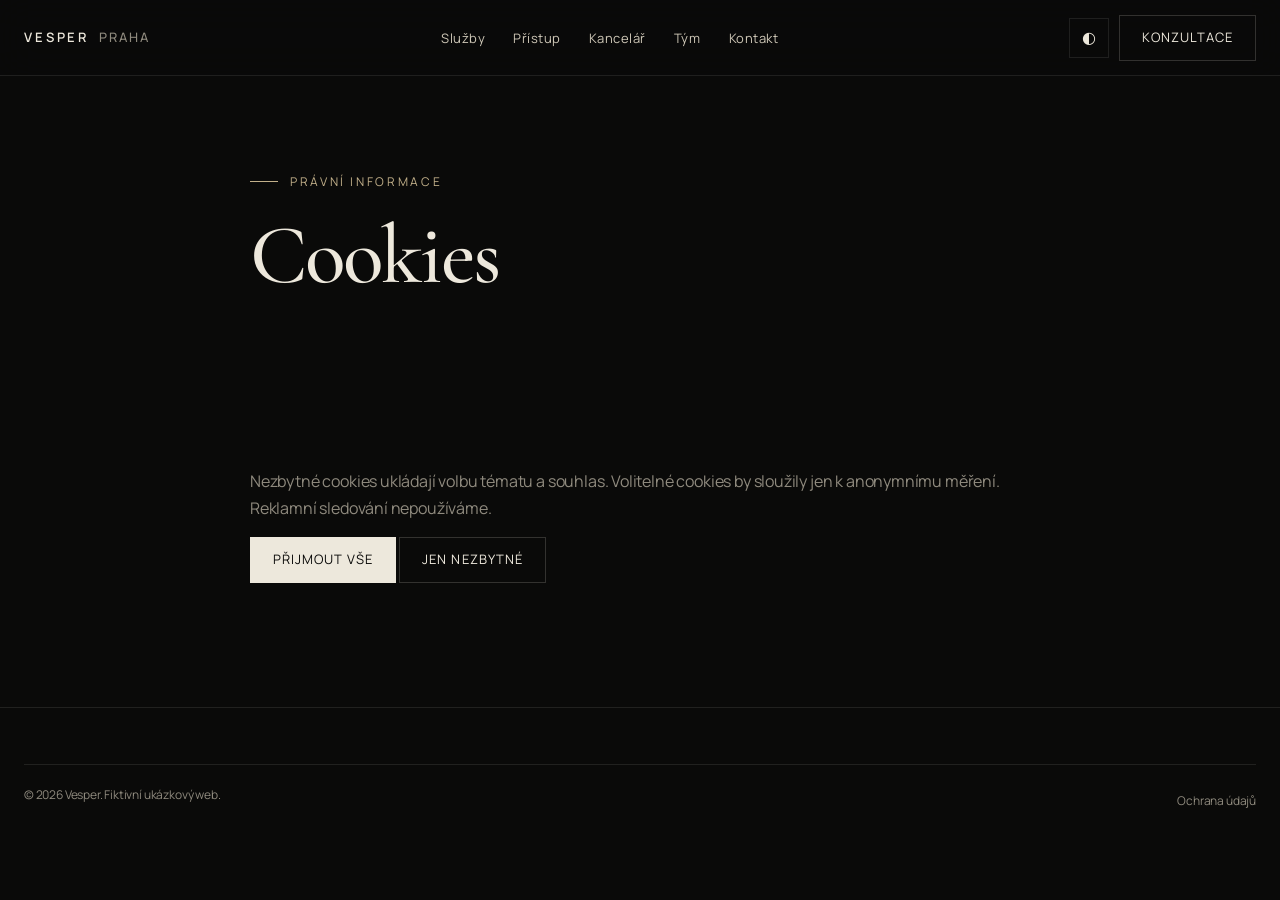
<file: cookies.html>
<!DOCTYPE html>
<html lang="cs" data-theme="dark">
<head>
  <meta charset="utf-8">
  <meta name="viewport" content="width=device-width, initial-scale=1">
  <title>Cookies — Vesper</title>
  <meta name="description" content="Informace o cookies na webu kanceláře Vesper.">
  <link rel="icon" href="./favicon.svg" type="image/svg+xml">
  <link rel="preconnect" href="https://fonts.googleapis.com">
  <link rel="preconnect" href="https://fonts.gstatic.com" crossorigin>
  <link href="https://fonts.googleapis.com/css2?family=Cormorant+Garamond:ital,wght@0,500;0,600;1,500&family=Manrope:wght@400;500;600&display=swap" rel="stylesheet">
  <link rel="stylesheet" href="./css/styles.css">
</head>
<body>
  <a class="skip" href="#obsah">Přeskočit na obsah</a>
  <header class="site-header"><nav class="nav" aria-label="Hlavní">
    <a class="logo" href="./index.html">Vesper <span>Praha</span></a>
    <ul class="nav-links">
      <li><a href="./sluzby.html">Služby</a></li>
      <li><a href="./pristup.html">Přístup</a></li>
      <li><a href="./o-nas.html">Kancelář</a></li>
      <li><a href="./tym.html">Tým</a></li>
      <li><a href="./kontakt.html">Kontakt</a></li>
    </ul>
    <div class="nav-actions">
      <button class="icon-btn" type="button" data-theme-toggle aria-label="Přepnout režim">◐</button>
      <a class="btn" href="./kontakt.html">Konzultace</a>
      <button class="menu-btn" type="button" data-menu aria-expanded="false" aria-controls="mobile-menu">☰</button>
    </div>
  </nav></header>
  <div class="mobile-panel" id="mobile-menu" data-panel>
    <a href="./sluzby.html">Služby</a><a href="./pristup.html">Přístup</a><a href="./o-nas.html">Kancelář</a><a href="./tym.html">Tým</a><a href="./kontakt.html">Kontakt</a>
  </div>
  <main id="obsah">
    <header class="page-hero"><div class="wrap-narrow"><p class="eyebrow">Právní informace</p><h1>Cookies</h1></div></header>
    <section><div class="wrap-narrow">
      <p class="muted">Nezbytné cookies ukládají volbu tématu a souhlas. Volitelné cookies by sloužily jen k anonymnímu měření. Reklamní sledování nepoužíváme.</p>
      <p><button class="btn btn-solid" type="button" data-consent="all">Přijmout vše</button> <button class="btn" type="button" data-consent="necessary">Jen nezbytné</button></p>
    </div></section>
  </main>
  <footer class="site-footer"><div class="wrap legal-row"><span>© <span data-year>2026</span> Vesper. Fiktivní ukázkový web.</span><a href="./ochrana-osobnich-udaju.html">Ochrana údajů</a></div></footer>
  <script src="./js/app.js" defer></script>
</body></html>
</file>
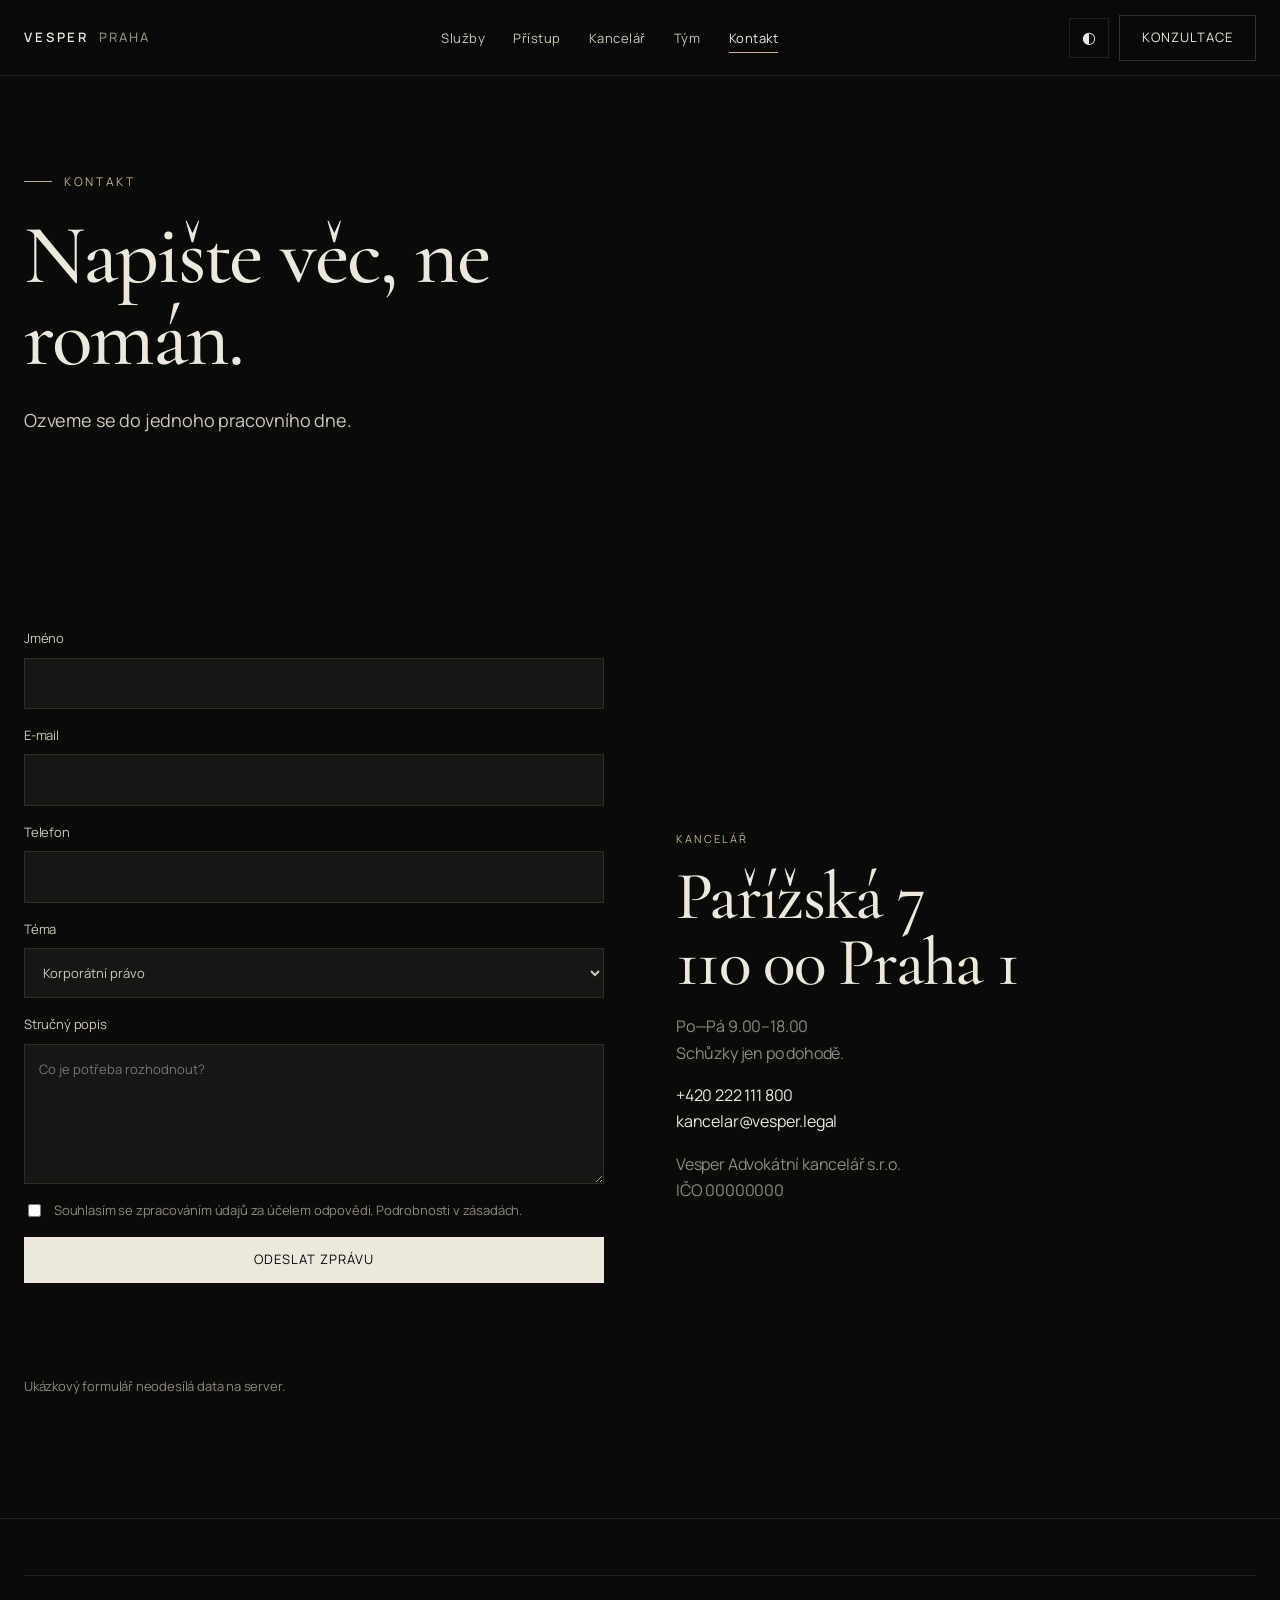
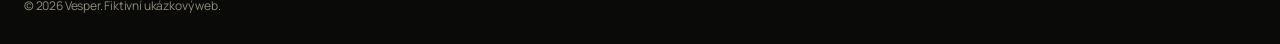
<file: kontakt.html>
<!DOCTYPE html>
<html lang="cs" data-theme="dark">
<head>
  <meta charset="utf-8">
  <meta name="viewport" content="width=device-width, initial-scale=1">
  <title>Kontakt — Vesper</title>
  <meta name="description" content="Napište kanceláři Vesper. Pařížská 7, Praha 1.">
  <link rel="icon" href="./favicon.svg" type="image/svg+xml">
  <link rel="preconnect" href="https://fonts.googleapis.com">
  <link rel="preconnect" href="https://fonts.gstatic.com" crossorigin>
  <link href="https://fonts.googleapis.com/css2?family=Cormorant+Garamond:ital,wght@0,500;0,600;1,500&family=Manrope:wght@400;500;600&display=swap" rel="stylesheet">
  <link rel="stylesheet" href="./css/styles.css">
</head>
<body>
  <a class="skip" href="#obsah">Přeskočit na obsah</a>
  <header class="site-header"><nav class="nav" aria-label="Hlavní">
    <a class="logo" href="./index.html">Vesper <span>Praha</span></a>
    <ul class="nav-links">
      <li><a href="./sluzby.html">Služby</a></li>
      <li><a href="./pristup.html">Přístup</a></li>
      <li><a href="./o-nas.html">Kancelář</a></li>
      <li><a href="./tym.html">Tým</a></li>
      <li><a href="./kontakt.html" aria-current="page">Kontakt</a></li>
    </ul>
    <div class="nav-actions">
      <button class="icon-btn" type="button" data-theme-toggle aria-label="Přepnout režim">◐</button>
      <a class="btn" href="./kontakt.html">Konzultace</a>
      <button class="menu-btn" type="button" data-menu aria-expanded="false">☰</button>
    </div>
  </nav></header>
  <div class="mobile-panel" data-panel>
    <a href="./sluzby.html">Služby</a><a href="./pristup.html">Přístup</a><a href="./o-nas.html">Kancelář</a><a href="./tym.html">Tým</a><a href="./kontakt.html">Kontakt</a>
  </div>
  <main id="obsah">
    <header class="page-hero"><div class="wrap"><p class="eyebrow reveal">Kontakt</p><h1 class="reveal reveal-d1">Napište věc, ne román.</h1><p class="lead reveal reveal-d2">Ozveme se do jednoho pracovního dne.</p></div></header>
    <section><div class="wrap split">
      <form data-consult-form class="js-reveal" novalidate>
        <label>Jméno <input name="name" type="text" autocomplete="name" required></label>
        <label>E-mail <input name="email" type="email" autocomplete="email" required></label>
        <label>Telefon <input name="phone" type="tel" autocomplete="tel"></label>
        <label>Téma <select name="topic"><option>Korporátní právo</option><option>Soudní spor</option><option>Nemovitosti</option><option>Soukromý majetek</option><option>Jiné</option></select></label>
        <label>Stručný popis <textarea name="message" required placeholder="Co je potřeba rozhodnout?"></textarea></label>
        <label class="check"><input name="gdpr" type="checkbox" required><span>Souhlasím se zpracováním údajů za účelem odpovědi. Podrobnosti v <a href="./ochrana-osobnich-udaju.html">zásadách</a>.</span></label>
        <button class="btn btn-solid" type="submit">Odeslat zprávu</button>
        <p class="form-status" data-form-status role="status"></p>
        <p class="form-note">Ukázkový formulář neodesílá data na server.</p>
      </form>
      <div class="js-reveal">
        <p class="kicker">Kancelář</p>
        <h2>Pařížská 7<br>110 00 Praha 1</h2>
        <p class="muted">Po—Pá 9.00–18.00<br>Schůzky jen po dohodě.</p>
        <p><a href="tel:+420222111800">+420 222 111 800</a><br><a href="mailto:kancelar@vesper.legal">kancelar@vesper.legal</a></p>
        <p class="muted">Vesper Advokátní kancelář s.r.o.<br>IČO 00000000</p>
      </div>
    </div></section>
  </main>
  <footer class="site-footer"><div class="wrap legal-row"><span>© <span data-year>2026</span> Vesper. Fiktivní ukázkový web.</span></div></footer>
  <script src="./js/app.js" defer></script>
</body></html>
</file>
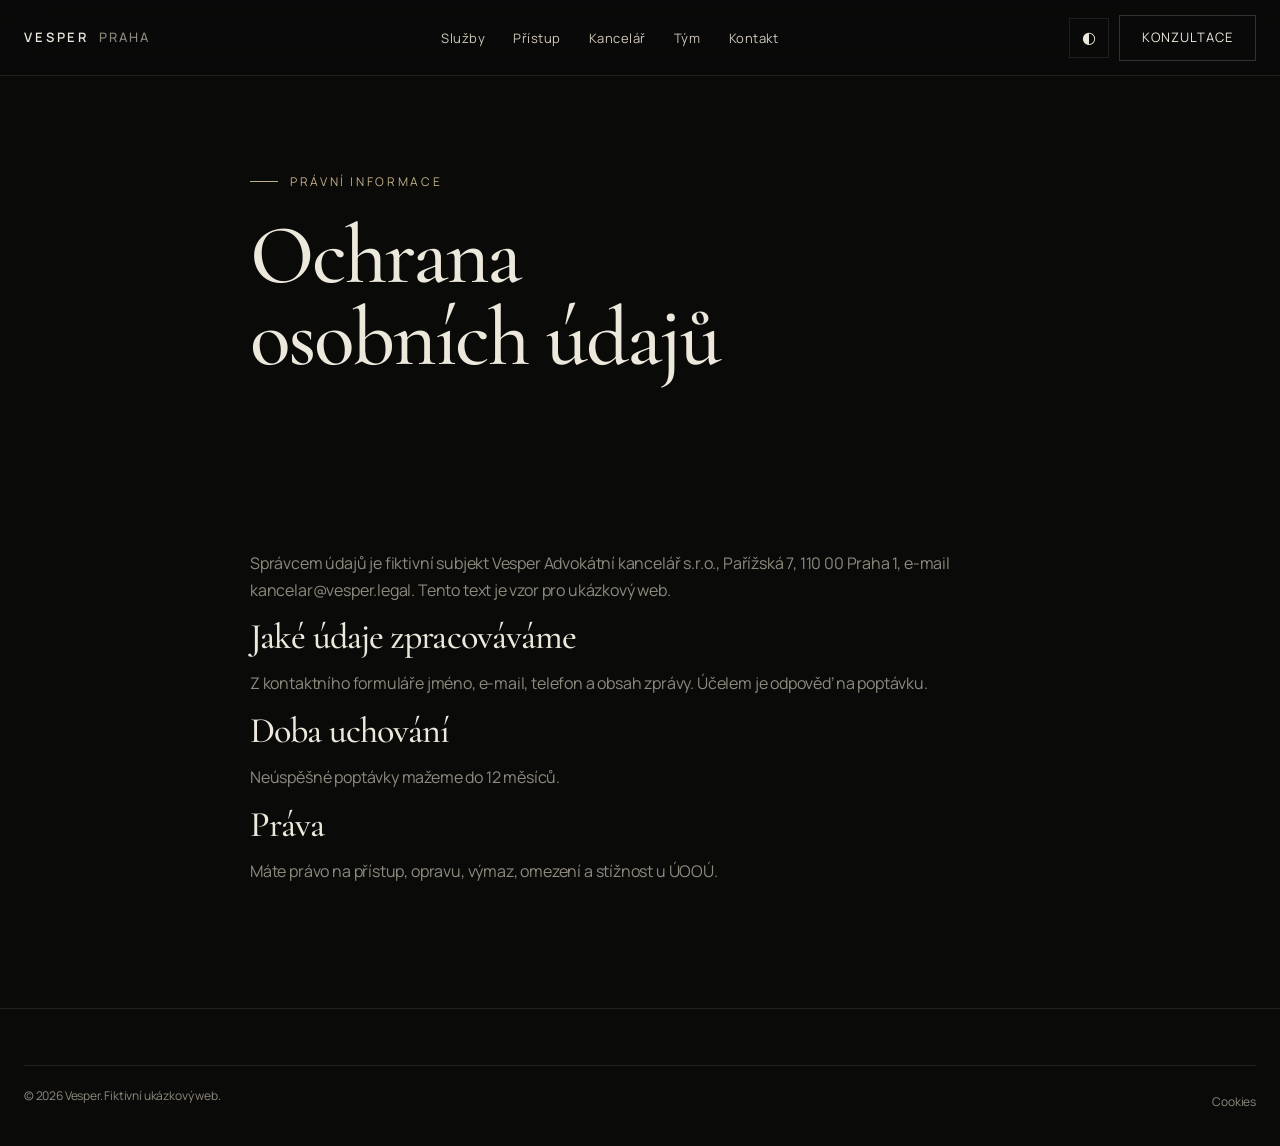
<file: ochrana-osobnich-udaju.html>
<!DOCTYPE html>
<html lang="cs" data-theme="dark">
<head>
  <meta charset="utf-8">
  <meta name="viewport" content="width=device-width, initial-scale=1">
  <title>Ochrana osobních údajů — Vesper</title>
  <meta name="description" content="Zásady zpracování osobních údajů kanceláře Vesper.">
  <link rel="icon" href="./favicon.svg" type="image/svg+xml">
  <link rel="preconnect" href="https://fonts.googleapis.com">
  <link rel="preconnect" href="https://fonts.gstatic.com" crossorigin>
  <link href="https://fonts.googleapis.com/css2?family=Cormorant+Garamond:ital,wght@0,500;0,600;1,500&family=Manrope:wght@400;500;600&display=swap" rel="stylesheet">
  <link rel="stylesheet" href="./css/styles.css">
</head>
<body>
  <a class="skip" href="#obsah">Přeskočit na obsah</a>
  <header class="site-header"><nav class="nav" aria-label="Hlavní">
    <a class="logo" href="./index.html">Vesper <span>Praha</span></a>
    <ul class="nav-links">
      <li><a href="./sluzby.html">Služby</a></li>
      <li><a href="./pristup.html">Přístup</a></li>
      <li><a href="./o-nas.html">Kancelář</a></li>
      <li><a href="./tym.html">Tým</a></li>
      <li><a href="./kontakt.html">Kontakt</a></li>
    </ul>
    <div class="nav-actions">
      <button class="icon-btn" type="button" data-theme-toggle aria-label="Přepnout režim">◐</button>
      <a class="btn" href="./kontakt.html">Konzultace</a>
      <button class="menu-btn" type="button" data-menu aria-expanded="false">☰</button>
    </div>
  </nav></header>
  <div class="mobile-panel" data-panel>
    <a href="./sluzby.html">Služby</a><a href="./pristup.html">Přístup</a><a href="./o-nas.html">Kancelář</a><a href="./tym.html">Tým</a><a href="./kontakt.html">Kontakt</a>
  </div>
  <main id="obsah">
    <header class="page-hero"><div class="wrap-narrow"><p class="eyebrow">Právní informace</p><h1>Ochrana osobních údajů</h1></div></header>
    <section><div class="wrap-narrow">
      <p class="muted">Správcem údajů je fiktivní subjekt Vesper Advokátní kancelář s.r.o., Pařížská 7, 110 00 Praha 1, e-mail kancelar@vesper.legal. Tento text je vzor pro ukázkový web.</p>
      <h3>Jaké údaje zpracováváme</h3>
      <p class="muted">Z kontaktního formuláře jméno, e-mail, telefon a obsah zprávy. Účelem je odpověď na poptávku.</p>
      <h3>Doba uchování</h3>
      <p class="muted">Neúspěšné poptávky mažeme do 12 měsíců.</p>
      <h3>Práva</h3>
      <p class="muted">Máte právo na přístup, opravu, výmaz, omezení a stížnost u ÚOOÚ.</p>
    </div></section>
  </main>
  <footer class="site-footer"><div class="wrap legal-row"><span>© <span data-year>2026</span> Vesper. Fiktivní ukázkový web.</span><a href="./cookies.html">Cookies</a></div></footer>
  <script src="./js/app.js" defer></script>
</body></html>
</file>
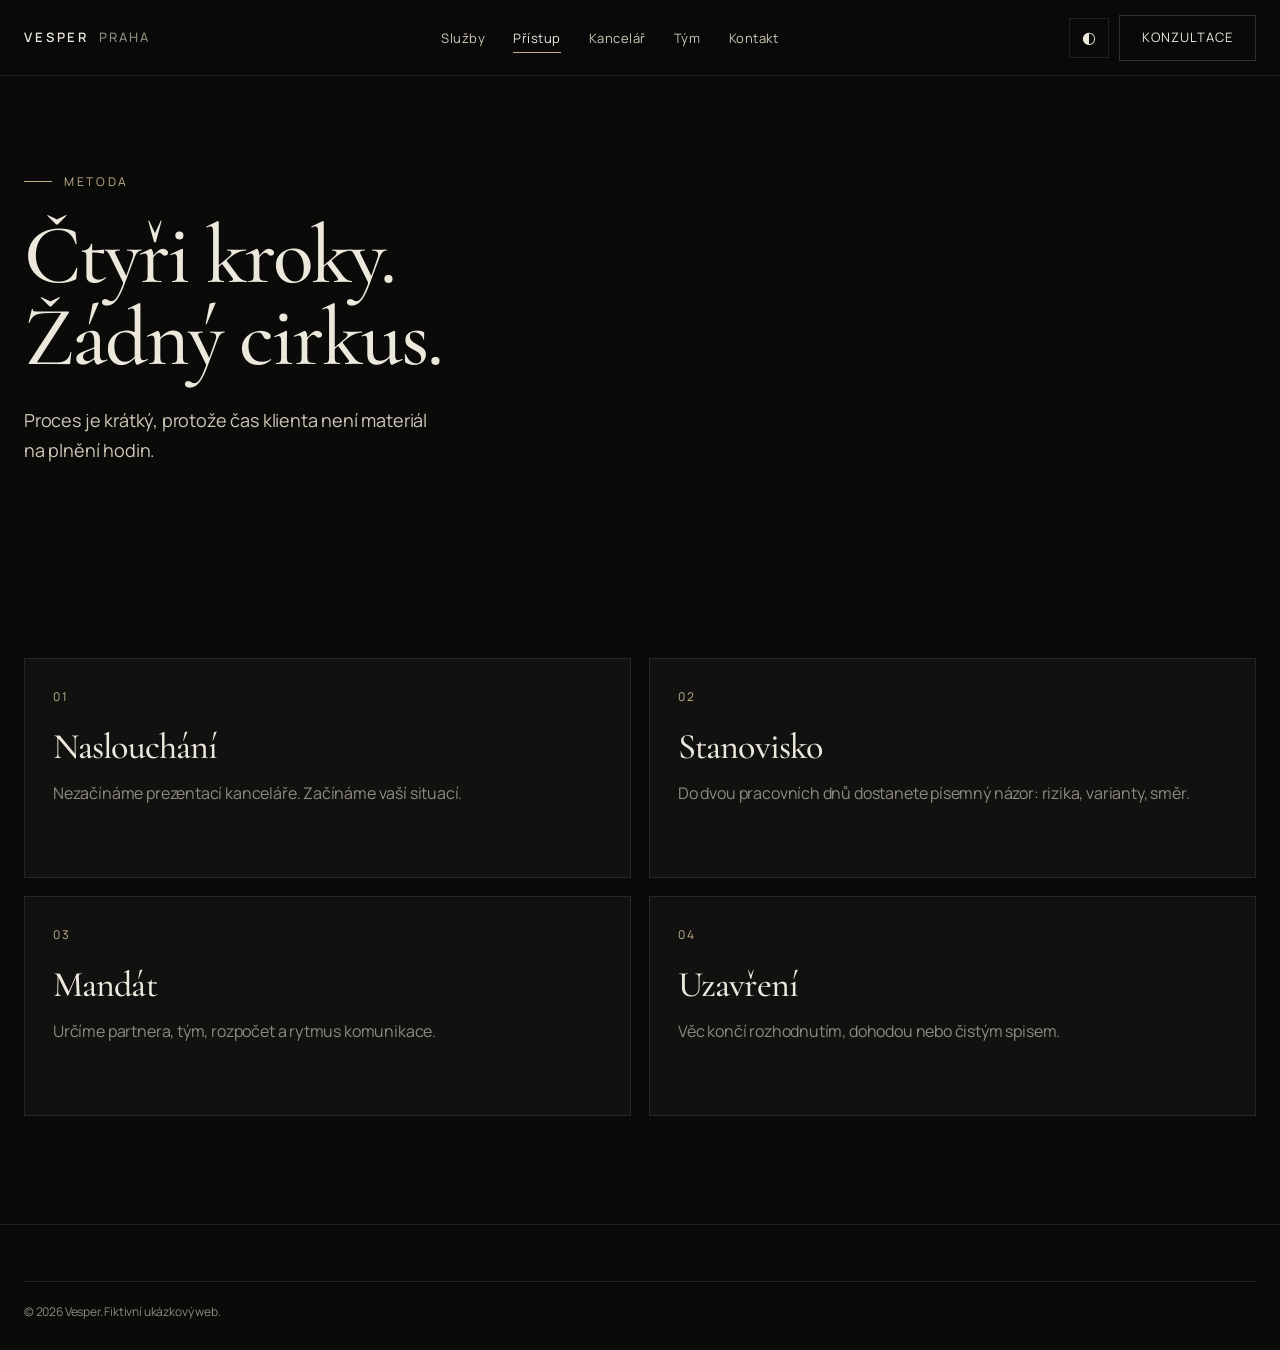
<file: pristup.html>
<!DOCTYPE html>
<html lang="cs" data-theme="dark">
<head>
  <meta charset="utf-8">
  <meta name="viewport" content="width=device-width, initial-scale=1">
  <title>Přístup — Vesper</title>
  <meta name="description" content="Jak pracuje kancelář Vesper: tiché čtení věci, jasné stanovisko a vedení mandátu jedním partnerem.">
  <link rel="icon" href="./favicon.svg" type="image/svg+xml">
  <link rel="preconnect" href="https://fonts.googleapis.com">
  <link rel="preconnect" href="https://fonts.gstatic.com" crossorigin>
  <link href="https://fonts.googleapis.com/css2?family=Cormorant+Garamond:ital,wght@0,500;0,600;1,500&family=Manrope:wght@400;500;600&display=swap" rel="stylesheet">
  <link rel="stylesheet" href="./css/styles.css">
</head>
<body>
  <a class="skip" href="#obsah">Přeskočit na obsah</a>
  <header class="site-header"><nav class="nav" aria-label="Hlavní">
    <a class="logo" href="./index.html">Vesper <span>Praha</span></a>
    <ul class="nav-links">
      <li><a href="./sluzby.html">Služby</a></li>
      <li><a href="./pristup.html" aria-current="page">Přístup</a></li>
      <li><a href="./o-nas.html">Kancelář</a></li>
      <li><a href="./tym.html">Tým</a></li>
      <li><a href="./kontakt.html">Kontakt</a></li>
    </ul>
    <div class="nav-actions">
      <button class="icon-btn" type="button" data-theme-toggle aria-label="Přepnout režim">◐</button>
      <a class="btn" href="./kontakt.html">Konzultace</a>
      <button class="menu-btn" type="button" data-menu aria-expanded="false">☰</button>
    </div>
  </nav></header>
  <div class="mobile-panel" data-panel>
    <a href="./sluzby.html">Služby</a><a href="./pristup.html">Přístup</a><a href="./o-nas.html">Kancelář</a><a href="./tym.html">Tým</a><a href="./kontakt.html">Kontakt</a>
  </div>
  <main id="obsah">
    <header class="page-hero"><div class="wrap"><p class="eyebrow reveal">Metoda</p><h1 class="reveal reveal-d1">Čtyři kroky. Žádný cirkus.</h1><p class="lead reveal reveal-d2">Proces je krátký, protože čas klienta není materiál na plnění hodin.</p></div></header>
    <section><div class="wrap grid-2 steps">
      <article class="step js-reveal"><h3>Naslouchání</h3><p class="muted">Nezačínáme prezentací kanceláře. Začínáme vaší situací.</p></article>
      <article class="step js-reveal"><h3>Stanovisko</h3><p class="muted">Do dvou pracovních dnů dostanete písemný názor: rizika, varianty, směr.</p></article>
      <article class="step js-reveal"><h3>Mandát</h3><p class="muted">Určíme partnera, tým, rozpočet a rytmus komunikace.</p></article>
      <article class="step js-reveal"><h3>Uzavření</h3><p class="muted">Věc končí rozhodnutím, dohodou nebo čistým spisem.</p></article>
    </div></section>
  </main>
  <footer class="site-footer"><div class="wrap legal-row"><span>© <span data-year>2026</span> Vesper. Fiktivní ukázkový web.</span></div></footer>
  <script src="./js/app.js" defer></script>
</body></html>
</file>
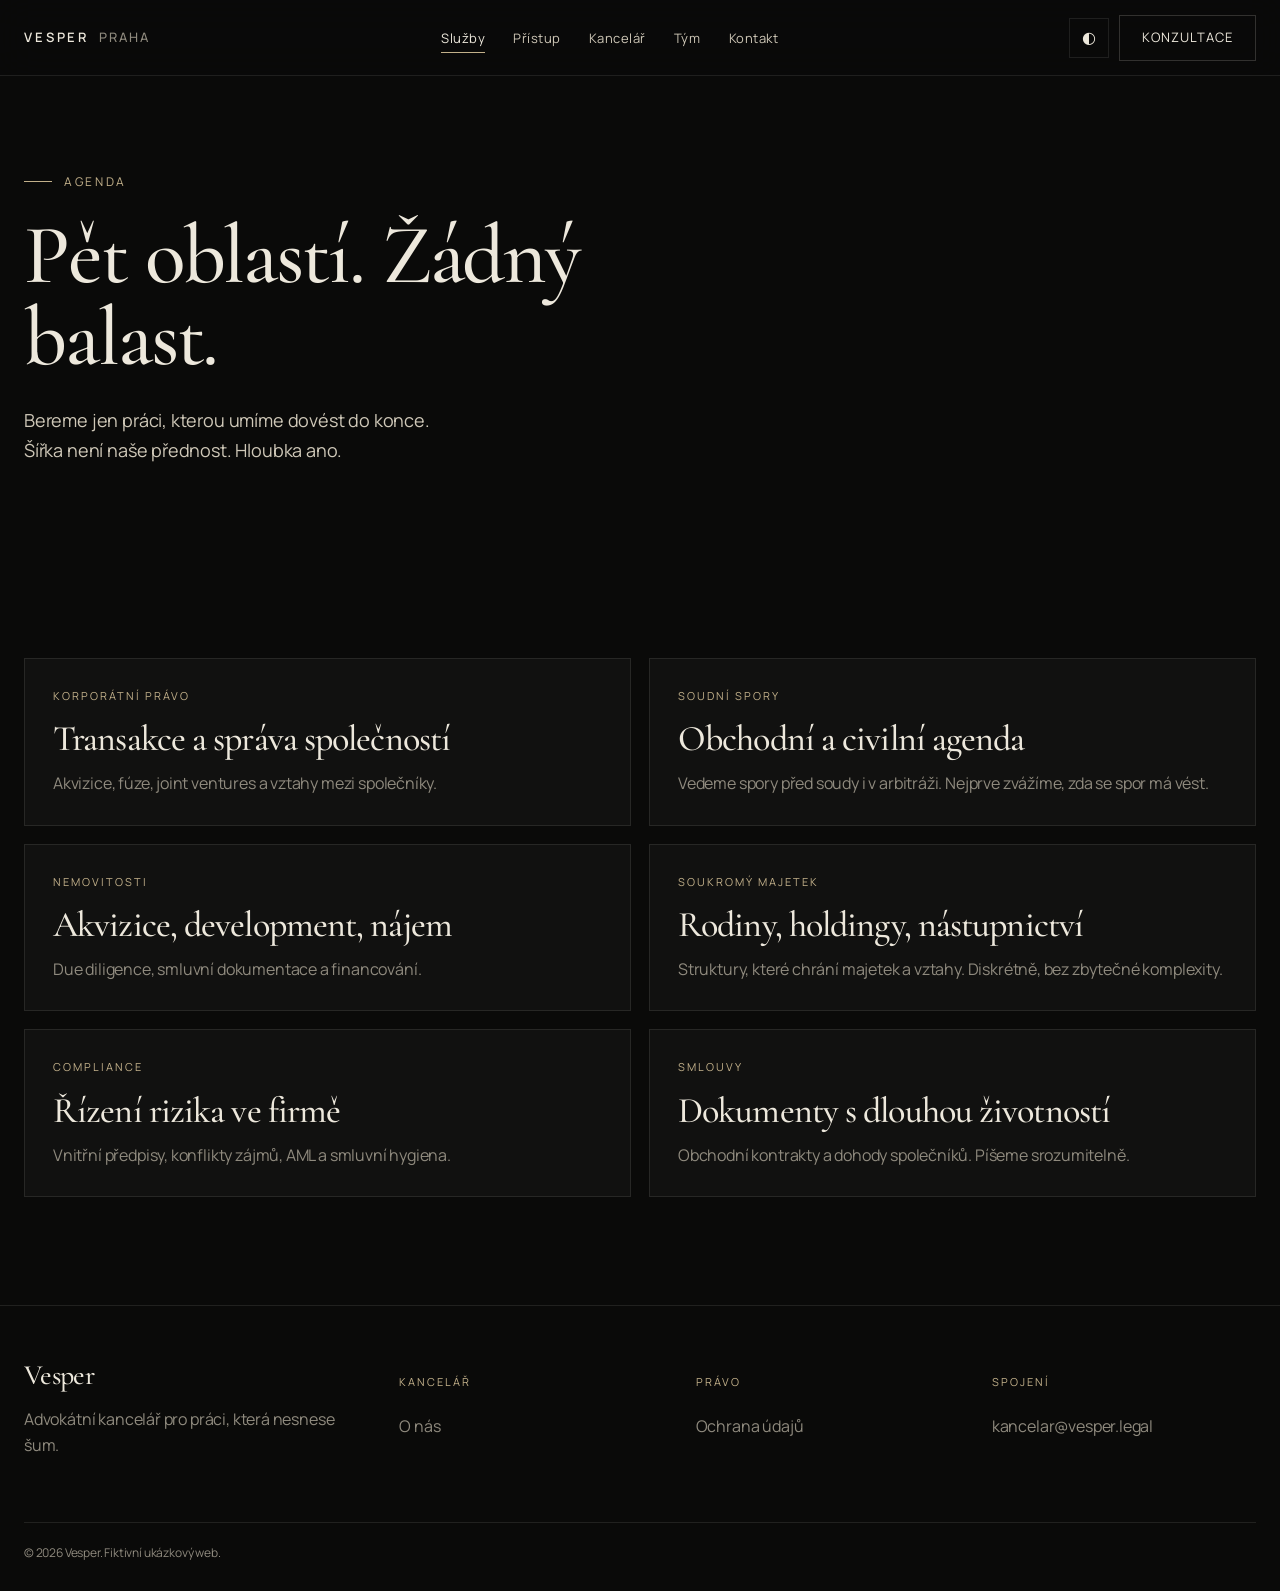
<file: sluzby.html>
<!DOCTYPE html>
<html lang="cs" data-theme="dark">
<head>
  <meta charset="utf-8">
  <meta name="viewport" content="width=device-width, initial-scale=1">
  <title>Služby — Vesper</title>
  <meta name="description" content="Agenda kanceláře Vesper: korporátní právo, spory, nemovitosti, soukromý majetek a compliance.">
  <link rel="canonical" href="https://jakubstudiovoid.github.io/vesper-advokati/sluzby.html">
  <link rel="icon" href="./favicon.svg" type="image/svg+xml">
  <link rel="preconnect" href="https://fonts.googleapis.com">
  <link rel="preconnect" href="https://fonts.gstatic.com" crossorigin>
  <link href="https://fonts.googleapis.com/css2?family=Cormorant+Garamond:ital,wght@0,500;0,600;1,500&family=Manrope:wght@400;500;600&display=swap" rel="stylesheet">
  <link rel="stylesheet" href="./css/styles.css">
</head>
<body>
  <a class="skip" href="#obsah">Přeskočit na obsah</a>
  <header class="site-header"><nav class="nav" aria-label="Hlavní">
    <a class="logo" href="./index.html">Vesper <span>Praha</span></a>
    <ul class="nav-links">
      <li><a href="./sluzby.html" aria-current="page">Služby</a></li>
      <li><a href="./pristup.html">Přístup</a></li>
      <li><a href="./o-nas.html">Kancelář</a></li>
      <li><a href="./tym.html">Tým</a></li>
      <li><a href="./kontakt.html">Kontakt</a></li>
    </ul>
    <div class="nav-actions">
      <button class="icon-btn" type="button" data-theme-toggle aria-label="Přepnout režim">◐</button>
      <a class="btn" href="./kontakt.html">Konzultace</a>
      <button class="menu-btn" type="button" data-menu aria-expanded="false">☰</button>
    </div>
  </nav></header>
  <div class="mobile-panel" data-panel>
    <a href="./sluzby.html">Služby</a><a href="./pristup.html">Přístup</a><a href="./o-nas.html">Kancelář</a><a href="./tym.html">Tým</a><a href="./kontakt.html">Kontakt</a>
  </div>
  <main id="obsah">
    <header class="page-hero"><div class="wrap"><p class="eyebrow reveal">Agenda</p><h1 class="reveal reveal-d1">Pět oblastí. Žádný balast.</h1><p class="lead reveal reveal-d2">Bereme jen práci, kterou umíme dovést do konce. Šířka není naše přednost. Hloubka ano.</p></div></header>
    <section><div class="wrap grid-2">
      <article class="practice js-reveal" id="korporatni"><small>Korporátní právo</small><h3>Transakce a správa společností</h3><p>Akvizice, fúze, joint ventures a vztahy mezi společníky.</p></article>
      <article class="practice js-reveal" id="spory"><small>Soudní spory</small><h3>Obchodní a civilní agenda</h3><p>Vedeme spory před soudy i v arbitráži. Nejprve zvážíme, zda se spor má vést.</p></article>
      <article class="practice js-reveal" id="nemovitosti"><small>Nemovitosti</small><h3>Akvizice, development, nájem</h3><p>Due diligence, smluvní dokumentace a financování.</p></article>
      <article class="practice js-reveal" id="majetek"><small>Soukromý majetek</small><h3>Rodiny, holdingy, nástupnictví</h3><p>Struktury, které chrání majetek a vztahy. Diskrétně, bez zbytečné komplexity.</p></article>
      <article class="practice js-reveal" id="compliance"><small>Compliance</small><h3>Řízení rizika ve firmě</h3><p>Vnitřní předpisy, konflikty zájmů, AML a smluvní hygiena.</p></article>
      <article class="practice js-reveal" id="smlouvy"><small>Smlouvy</small><h3>Dokumenty s dlouhou životností</h3><p>Obchodní kontrakty a dohody společníků. Píšeme srozumitelně.</p></article>
    </div></section>
  </main>
  <footer class="site-footer"><div class="wrap footer-grid"><div><h2>Vesper</h2><p class="muted">Advokátní kancelář pro práci, která nesnese šum.</p></div><div><p class="kicker">Kancelář</p><a href="./o-nas.html">O nás</a></div><div><p class="kicker">Právo</p><a href="./ochrana-osobnich-udaju.html">Ochrana údajů</a></div><div><p class="kicker">Spojení</p><a href="mailto:kancelar@vesper.legal">kancelar@vesper.legal</a></div></div><div class="wrap legal-row"><span>© <span data-year>2026</span> Vesper. Fiktivní ukázkový web.</span></div></footer>
  <script src="./js/app.js" defer></script>
</body></html>
</file>
<file: css/styles.css>
:root {
  --bg: #0a0a09;
  --bg-soft: #111110;
  --bg-elev: #161614;
  --ink: #ede8dc;
  --ink-soft: #cfc8b8;
  --muted: #8f8a7e;
  --line: rgba(237, 232, 220, 0.1);
  --line-strong: rgba(237, 232, 220, 0.18);
  --accent: #c2b08a;
  --accent-soft: rgba(194, 176, 138, 0.14);
  --danger: #c9a0a0;
  --ok: #b7c4b0;
  --shadow: 0 30px 80px rgba(0, 0, 0, 0.35);
  --nav-h: 76px;
  --max: 1240px;
  --ease: cubic-bezier(0.22, 1, 0.36, 1);
  --serif: "Cormorant Garamond", "Times New Roman", serif;
  --sans: "Manrope", "Helvetica Neue", sans-serif;
}
[data-theme="light"] {
  --bg: #f4f1ea;
  --bg-soft: #ece7dc;
  --bg-elev: #fffdf8;
  --ink: #161512;
  --ink-soft: #3b3832;
  --muted: #6e6a61;
  --line: rgba(22, 21, 18, 0.1);
  --line-strong: rgba(22, 21, 18, 0.16);
  --accent: #8a7348;
  --accent-soft: rgba(138, 115, 72, 0.12);
  --shadow: 0 24px 60px rgba(40, 34, 22, 0.08);
}
*, *::before, *::after { box-sizing: border-box; }
html { scroll-behavior: smooth; }
html, body { margin: 0; padding: 0; background: var(--bg); color: var(--ink); font-family: var(--sans); font-size: 16px; line-height: 1.65; letter-spacing: -0.011em; text-rendering: optimizeLegibility; -webkit-font-smoothing: antialiased; }
body { min-height: 100vh; }
img { max-width: 100%; display: block; }
a { color: inherit; text-decoration: none; }
button, input, select, textarea { font: inherit; color: inherit; }
.skip { position: absolute; left: 16px; top: -48px; background: var(--ink); color: var(--bg); padding: 8px 12px; z-index: 1000; }
.skip:focus { top: 16px; }
.wrap { width: min(var(--max), calc(100% - 48px)); margin-inline: auto; }
.wrap-narrow { width: min(780px, calc(100% - 48px)); margin-inline: auto; }
.site-header { position: sticky; top: 0; z-index: 50; height: var(--nav-h); display: flex; align-items: center; backdrop-filter: blur(18px); background: color-mix(in srgb, var(--bg) 78%, transparent); border-bottom: 1px solid var(--line); }
.nav { display: flex; align-items: center; justify-content: space-between; gap: 24px; width: min(var(--max), calc(100% - 48px)); margin-inline: auto; }
.logo { display: flex; align-items: baseline; gap: 10px; letter-spacing: 0.22em; text-transform: uppercase; font-size: 13px; font-weight: 600; }
.logo span { color: var(--muted); letter-spacing: 0.16em; font-weight: 500; }
.nav-links { display: flex; align-items: center; gap: 28px; list-style: none; margin: 0; padding: 0; }
.nav-links a { font-size: 13px; color: var(--ink-soft); letter-spacing: 0.04em; position: relative; }
.nav-links a::after { content: ""; position: absolute; left: 0; bottom: -6px; width: 100%; height: 1px; background: var(--accent); transform: scaleX(0); transform-origin: left; transition: transform 0.6s var(--ease); }
.nav-links a:hover, .nav-links a[aria-current="page"] { color: var(--ink); }
.nav-links a:hover::after, .nav-links a[aria-current="page"]::after { transform: scaleX(1); }
.nav-actions { display: flex; align-items: center; gap: 10px; }
.icon-btn, .menu-btn { width: 40px; height: 40px; border: 1px solid var(--line); background: transparent; color: var(--ink); cursor: pointer; display: grid; place-items: center; transition: border-color 0.4s var(--ease), background 0.4s var(--ease); }
.icon-btn:hover, .menu-btn:hover { border-color: var(--line-strong); background: var(--accent-soft); }
.menu-btn { display: none; }
.btn { display: inline-flex; align-items: center; justify-content: center; gap: 10px; min-height: 46px; padding: 0 22px; border: 1px solid var(--line-strong); background: transparent; color: var(--ink); font-size: 13px; letter-spacing: 0.08em; text-transform: uppercase; cursor: pointer; transition: background 0.5s var(--ease), border-color 0.5s var(--ease); }
.btn:hover { background: var(--ink); color: var(--bg); border-color: var(--ink); }
.btn-solid { background: var(--ink); color: var(--bg); border-color: var(--ink); }
.btn-solid:hover { background: transparent; color: var(--ink); }
.hero { position: relative; min-height: calc(100vh - var(--nav-h)); display: grid; align-items: end; overflow: hidden; padding: 72px 0 80px; }
.hero-media { position: absolute; inset: 0; z-index: 0; }
.hero-media img { width: 100%; height: 100%; object-fit: cover; filter: grayscale(0.35) contrast(1.05) brightness(0.55); transform: scale(1.04); }
[data-theme="light"] .hero-media img { filter: grayscale(0.2) contrast(1.02) brightness(0.78); }
.hero-media::after { content: ""; position: absolute; inset: 0; background: linear-gradient(180deg, color-mix(in srgb, var(--bg) 20%, transparent) 0%, var(--bg) 92%); }
.hero-copy { position: relative; z-index: 1; }
.eyebrow { display: inline-flex; align-items: center; gap: 12px; color: var(--accent); font-size: 12px; letter-spacing: 0.22em; text-transform: uppercase; margin-bottom: 22px; }
.eyebrow::before { content: ""; width: 28px; height: 1px; background: var(--accent); }
h1, h2, h3 { font-family: var(--serif); font-weight: 500; letter-spacing: -0.025em; line-height: 0.98; margin: 0; }
h1 { font-size: clamp(48px, 8vw, 104px); max-width: 14ch; }
h2 { font-size: clamp(36px, 5.4vw, 68px); }
h3 { font-size: clamp(26px, 3vw, 36px); }
.lead { max-width: 38ch; color: var(--ink-soft); font-size: 18px; margin: 28px 0 36px; }
.hero-meta { display: flex; flex-wrap: wrap; gap: 28px 42px; color: var(--muted); font-size: 13px; }
.hero-meta strong { display: block; color: var(--ink); font-weight: 600; margin-bottom: 4px; }
section { padding: 108px 0; }
.section-head { display: grid; grid-template-columns: minmax(0, 0.9fr) minmax(0, 1.1fr); gap: 40px; align-items: end; margin-bottom: 64px; }
.section-head p { color: var(--muted); margin: 0; }
.split { display: grid; grid-template-columns: 1fr 1fr; gap: 72px; align-items: center; }
.muted { color: var(--muted); }
.rule { height: 1px; background: var(--line); border: 0; margin: 0; }
.grid-3, .grid-2 { display: grid; gap: 18px; }
.grid-3 { grid-template-columns: repeat(3, 1fr); }
.grid-2 { grid-template-columns: repeat(2, 1fr); }
.practice, .person, .matter, .stat, .step { background: var(--bg-soft); border: 1px solid var(--line); padding: 28px; transition: transform 0.7s var(--ease), border-color 0.7s var(--ease), background 0.7s var(--ease); }
.practice:hover, .person:hover, .matter:hover { transform: translateY(-6px); border-color: var(--line-strong); background: var(--bg-elev); }
.practice small, .person small, .kicker { display: block; color: var(--accent); font-size: 11px; letter-spacing: 0.18em; text-transform: uppercase; margin-bottom: 16px; }
.practice h3, .person h3, .matter h3 { margin-bottom: 14px; }
.practice p, .matter p, .person p { color: var(--muted); margin: 0; }
.person { padding: 0; overflow: hidden; }
.person img { width: 100%; height: 340px; object-fit: cover; filter: grayscale(1) contrast(1.05); transition: filter 0.8s var(--ease), transform 0.8s var(--ease); }
.person:hover img { filter: grayscale(0.35) contrast(1.05); transform: scale(1.03); }
.person-body { padding: 22px 22px 26px; }
.stat strong { display: block; font-family: var(--serif); font-size: 48px; font-weight: 500; margin-bottom: 8px; }
.steps { counter-reset: step; }
.step { position: relative; min-height: 220px; }
.step::before { counter-increment: step; content: "0" counter(step); display: block; color: var(--accent); letter-spacing: 0.16em; font-size: 12px; margin-bottom: 22px; }
form { display: grid; gap: 16px; }
label { display: grid; gap: 8px; font-size: 13px; color: var(--ink-soft); }
input, select, textarea { width: 100%; background: var(--bg-elev); border: 1px solid var(--line); padding: 14px; outline: none; }
textarea { min-height: 140px; resize: vertical; }
input:focus, select:focus, textarea:focus { border-color: var(--accent); }
.check { display: flex; align-items: flex-start; gap: 10px; font-size: 13px; color: var(--muted); }
.check input { width: auto; margin-top: 4px; }
.form-note { font-size: 13px; color: var(--muted); }
.form-status { min-height: 1.4em; font-size: 14px; }
.form-status.ok { color: var(--ok); }
.form-status.err { color: var(--danger); }
.site-footer { border-top: 1px solid var(--line); padding: 56px 0 28px; }
.footer-grid { display: grid; grid-template-columns: 1.3fr 1fr 1fr 1fr; gap: 32px; margin-bottom: 48px; }
.site-footer h2 { font-size: 28px; margin-bottom: 12px; }
.site-footer a { display: inline-block; color: var(--muted); margin: 6px 0; }
.site-footer a:hover { color: var(--ink); }
.legal-row { display: flex; justify-content: space-between; gap: 16px; flex-wrap: wrap; padding-top: 20px; border-top: 1px solid var(--line); color: var(--muted); font-size: 12px; }
.cookie { position: fixed; left: 16px; right: 16px; bottom: 16px; z-index: 80; max-width: 560px; margin-inline: auto; background: var(--bg-elev); border: 1px solid var(--line-strong); box-shadow: var(--shadow); padding: 20px; display: none; }
.cookie.is-open { display: block; }
.cookie p { margin: 0 0 16px; color: var(--muted); font-size: 14px; }
.cookie-actions { display: flex; flex-wrap: wrap; gap: 8px; }
.page-hero { padding: 84px 0 48px; }
.page-hero h1 { font-size: clamp(42px, 7vw, 84px); }
.reveal { opacity: 0; transform: translateY(28px); animation: rise 1.1s var(--ease) forwards; }
.reveal-d1 { animation-delay: 0.12s; }
.reveal-d2 { animation-delay: 0.24s; }
.reveal-d3 { animation-delay: 0.36s; }
@keyframes rise { to { opacity: 1; transform: none; } }
.js-reveal { opacity: 0; transform: translateY(24px); transition: opacity 1s var(--ease), transform 1s var(--ease); }
.js-reveal.is-in { opacity: 1; transform: none; }
.mobile-panel { display: none; }
@media (max-width: 900px) {
  .nav-links, .nav .btn { display: none; }
  .menu-btn { display: grid; }
  .section-head, .split, .grid-3, .grid-2, .footer-grid { grid-template-columns: 1fr; }
  .hero { min-height: auto; padding: 56px 0 64px; }
  section { padding: 72px 0; }
  .wrap, .wrap-narrow, .nav { width: min(var(--max), calc(100% - 32px)); }
  .mobile-panel.is-open { display: block; position: fixed; inset: var(--nav-h) 0 0; background: var(--bg); padding: 28px; z-index: 40; }
  .mobile-panel a { display: block; font-family: var(--serif); font-size: 36px; padding: 8px 0; border-bottom: 1px solid var(--line); }
}
@media (prefers-reduced-motion: reduce) {
  *, *::before, *::after { animation: none !important; transition: none !important; scroll-behavior: auto !important; }
  .reveal, .js-reveal { opacity: 1; transform: none; }
}
:focus-visible { outline: 2px solid var(--accent); outline-offset: 3px; }
</file>
